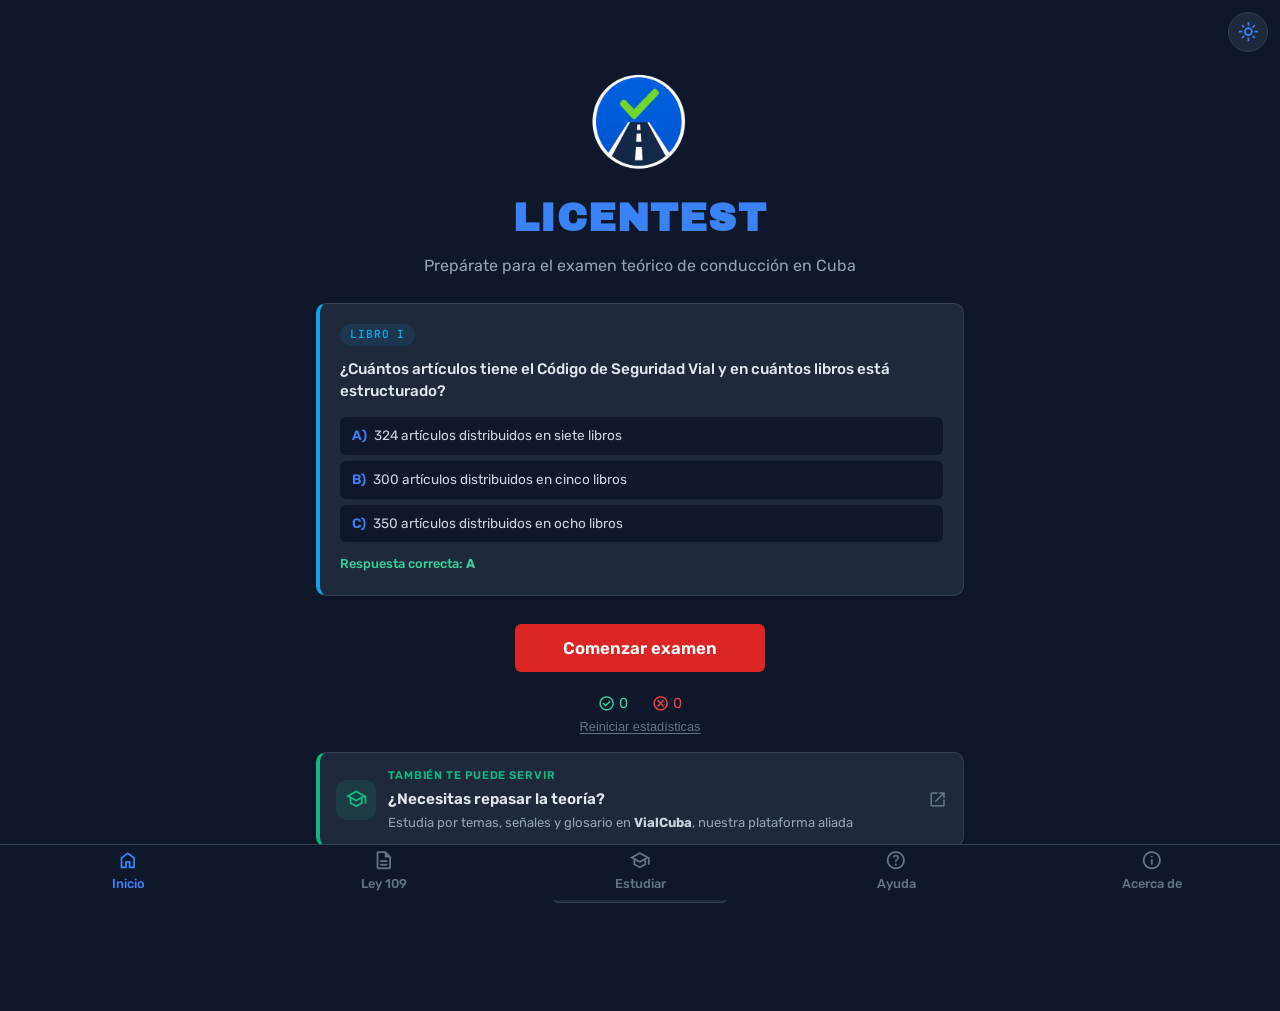
<file: index.html>
<!DOCTYPE html>
<html lang="es">
<head>
  <meta charset="UTF-8">
  <meta name="viewport" content="width=device-width, initial-scale=1.0">
  <meta name="google-site-verification" content="cf0CyZOC_LQ8NhSDMxRCQ6HP8izYKVsbSvxFKbY1ceE" />
  <title>LICENTEST — Examen Teórico de Conducción · Ley 109 Cuba</title>

  <meta name="description" content="Prepárate para el examen teórico de conducción en Cuba con LICENTEST. 546 preguntas basadas en la Ley 109 · Código de Seguridad Vial. Simulacros aleatorios, retroalimentación detallada y estadísticas.">
  <meta name="keywords" content="examen teórico de tránsito en cuba preguntas y respuestas, licencia de conducción cuba, examen teórico conducción,examenes teóricos conducción, ley 109, código de seguridad vial cuba, test de tránsito cuba, preguntas de tránsito cuba, licentest">
  <meta name="author" content="INTENAVE">
  <meta name="robots" content="index, follow">
  <meta name="language" content="es">

  <!-- Open Graph -->
  <meta property="og:type" content="website">
  <meta property="og:url" content="https://licentest-cuba.vercel.app">
  <meta property="og:title" content="LICENTEST — Examen Teórico de Conducción · Ley 109 Cuba">
  <meta property="og:description" content="546 preguntas basadas en la Ley 109 · Código de Seguridad Vial. Simulacros aleatorios con retroalimentación detallada.">
  <meta property="og:image" content="https://licentest-cuba.vercel.app/licentest.png">

  <!-- Twitter Card -->
  <meta name="twitter:card" content="summary">
  <meta name="twitter:title" content="LICENTEST — Examen Teórico de Conducción · Ley 109 Cuba">
  <meta name="twitter:description" content="546 preguntas basadas en la Ley 109 · Código de Seguridad Vial. Simulacros aleatorios con retroalimentación detallada.">
  <meta name="twitter:image" content="https://licentest-cuba.vercel.app/licentest.png">

  <!-- PWA / iOS -->
  <meta name="theme-color" content="#0b1d3a">
  <meta name="apple-mobile-web-app-capable" content="yes">
  <meta name="apple-mobile-web-app-status-bar-style" content="default">
  <meta name="apple-mobile-web-app-title" content="LICENTEST">

  <link rel="icon" type="image/png" href="licentest.png">
  <link rel="canonical" href="https://licentest-cuba.vercel.app">
  <link rel="manifest" href="manifest.json">
  <link rel="preconnect" href="https://fonts.googleapis.com">
  <link rel="preconnect" href="https://fonts.gstatic.com" crossorigin>
  <link href="https://fonts.googleapis.com/css2?family=Archivo+Black&family=Rubik:wght@300..900&family=JetBrains+Mono:wght@400..700&display=swap" rel="stylesheet">
  <link rel="stylesheet" href="style.css">
</head>
<body>
  <div class="container">

    <!-- HOME -->
    <div id="screen-home">
      <div class="hero">
        <img src="licentest.png" alt="LICENTEST" class="hero-logo" width="100" height="100">
        <h1>LICENTEST</h1>
        <p class="hero-sub">Prepárate para el examen teórico de conducción en Cuba</p>

        <div class="preview-card">
          <div class="preview-head">
            <span class="book-badge">Libro I</span>
          </div>
          <p class="preview-text">¿Cuántos artículos tiene el Código de Seguridad Vial y en cuántos libros está estructurado?</p>
          <div class="preview-options">
            <div class="preview-opt"><span class="opt-letter">A)</span> 324 artículos distribuidos en siete libros</div>
            <div class="preview-opt"><span class="opt-letter">B)</span> 300 artículos distribuidos en cinco libros</div>
            <div class="preview-opt"><span class="opt-letter">C)</span> 350 artículos distribuidos en ocho libros</div>
          </div>
          <div class="preview-correct">Respuesta correcta: <strong>A</strong></div>
        </div>

        <button class="btn btn-start" onclick="startExam()">Comenzar examen</button>

        <div class="stats-wrap">
          <div class="stats" id="stats-display">
            <span class="ok"><span class="material-symbols-outlined">check_circle</span> 0</span> <span class="ko"><span class="material-symbols-outlined">cancel</span> 0</span>
          </div>
          <button class="stats-reset" onclick="resetStats()">Reiniciar estadísticas</button>
        </div>

        <a class="ally-card" href="https://vialcuba-pages.intenave.com/?utm_source=licentest&utm_medium=referral&utm_campaign=alianza-estudio" target="_blank" rel="noopener">
          <span class="ally-icon"><span class="material-symbols-outlined">school</span></span>
          <span class="ally-body">
            <span class="ally-kicker">También te puede servir</span>
            <span class="ally-title">¿Necesitas repasar la teoría?</span>
            <span class="ally-sub">Estudia por temas, señales y glosario en <strong>VialCuba</strong>, nuestra plataforma aliada</span>
          </span>
          <span class="ally-arrow"><span class="material-symbols-outlined">open_in_new</span></span>
        </a>

        <button class="install-btn hidden" id="install-btn" onclick="installApp()">
          <span class="material-symbols-outlined">download</span> Usar sin internet
        </button>
      </div>
    </div>

    <!-- EXAM -->
    <div id="screen-exam" style="display:none">
      <div class="exam-sticky">
        <div class="exam-header">
          <span class="title">Examen Teórico</span>
          <div class="right">
            <button class="btn-danger" onclick="closeExam()"><span class="material-symbols-outlined">close</span> Cerrar</button>
          </div>
        </div>
        <div class="progress-wrap">
          <div class="progress-bar-bg"><div class="progress-bar" id="progress-bar"></div></div>
          <div class="progress-text" id="progress-text">0/20</div>
        </div>
        <div id="exam-dots"></div>
      </div>
      <div id="exam-content"></div>
      <div class="exam-footer">
        <button class="btn-sm" id="prev-btn" onclick="prevPage()"><span class="material-symbols-outlined">chevron_left</span> Anterior</button>
        <span class="page-info" id="page-info">Página 1/4</span>
        <button class="btn-sm" id="next-btn" onclick="nextPage()">Siguiente <span class="material-symbols-outlined">chevron_right</span></button>
        <button class="btn btn-eval" id="eval-btn" onclick="evaluar()" style="display:none">Evaluar</button>
      </div>
    </div>

    <!-- RESULTS -->
    <div id="screen-results" style="display:none">
      <div class="result-box">
        <div class="label">Resultado</div>
        <div class="score" id="result-score">0/100</div>
        <div id="result-pass" class="pass">APROBADO</div>
        <div class="result-stats" id="result-stats"></div>
        <div class="sub">Revisa tus respuestas</div>
        <div class="sub">Cada pregunta muestra la opción correcta y la que elegiste</div>
      </div>
      <div id="result-details"></div>
      <div class="share-card" id="share-card">
        <div class="share-title"><span class="material-symbols-outlined">emoji_events</span> Comparte tu puntuación</div>
        <p class="share-sub">Invita a un amigo y reta a superarla en LICENTEST</p>
        <button class="share-btn" onclick="shareResult()">
          <span class="material-symbols-outlined">share</span> Compartir con un amigo
        </button>
      </div>
      <div style="text-align:center;padding:24px 0">
        <button class="btn" onclick="newExam()">Nuevo Examen</button>
      </div>
    </div>

    <!-- MODAL HELP -->
    <div id="modal-help" onclick="if(event.target===this)closeHelp()">
      <div class="modal-box">
        <h2>¿Cómo funciona?</h2>
        <p>El banco tiene 546 preguntas basadas en los 7 libros de la Ley 109. Cada examen genera 20 preguntas al azar.</p>
        <p>Cada pregunta vale 5 puntos. Para aprobar necesitas 70.</p>
        <p>Ve a tu ritmo. No hay límite de tiempo.</p>
        <button class="btn" onclick="closeHelp()">Cerrar</button>
      </div>
    </div>

    <!-- MODAL INSTALL iOS -->
    <div id="modal-install" onclick="if(event.target===this)closeInstallModal()">
      <div class="modal-box">
        <h2 style="font-size:1.3rem;margin-bottom:12px;">Usar sin internet</h2>
        <p style="margin-bottom:8px;">Para guardar LICENTEST en tu dispositivo y usarlo sin conexión:</p>
        <p style="margin-bottom:6px;text-align:left;">1. Toca Compartir <span class="material-symbols-outlined" style="font-size:1.2rem;">ios_share</span></p>
        <p style="margin-bottom:6px;text-align:left;">2. Desplázate y toca <strong>Agregar a Pantalla de Inicio</strong></p>
        <p style="margin-bottom:20px;text-align:left;">3. Confirma</p>
        <button class="btn" onclick="closeInstallModal()">Entendido</button>
      </div>
    </div>

    <!-- MODAL CLOSE -->
    <div id="modal-close">
      <div class="modal-box">
        <p>¿Estás seguro?<br>Se perderán tus respuestas y la puntuación actual.</p>
        <div class="btns">
          <button class="btn btn-eval" onclick="confirmClose(true)">Salir</button>
          <button class="btn btn-sm" onclick="confirmClose(false)">Seguir</button>
        </div>
      </div>
    </div>

    <!-- MODAL ABOUT -->
    <div id="modal-about" onclick="if(event.target===this)closeAbout()">
      <div class="modal-box">
        <img src="licentest.png" alt="LICENTEST" style="width:80px;height:80px;margin-bottom:8px;">
        <h2 style="font-size:1.3rem;margin-bottom:4px;">LICENTEST</h2>
        <p style="font-size:0.85rem;color:var(--text-muted);margin-bottom:16px;">Basado en la Ley 109 · Código de Seguridad Vial</p>
        <hr style="border:none;border-top:1px solid var(--border);margin-bottom:16px;">
        <p style="font-weight:700;margin-bottom:4px;">INTENAVE</p>
        <p style="margin-bottom:16px;">
          <a href="mailto:yamir.herblay@gmail.com" style="color:var(--primary);text-decoration:none;">yamir.herblay@gmail.com</a>
        </p>
        <hr style="border:none;border-top:1px solid var(--border);margin-bottom:16px;">
        <p style="font-size:0.8rem;margin-bottom:4px;">📚 <strong>Aliado de estudio</strong></p>
        <p style="font-size:0.8rem;margin-bottom:16px;">¿Necesitas repasar la teoría? Estudia en <a class="ally-link" href="https://vialcuba-pages.intenave.com/?utm_source=licentest&utm_medium=referral&utm_campaign=alianza-estudio" target="_blank" rel="noopener">VialCuba · Código Vial Cuba</a></p>
        <p style="font-size:0.75rem;color:var(--text-muted);margin-bottom:20px;">Versión 1.0</p>
        <button class="btn" onclick="closeAbout()">Cerrar</button>
      </div>
    </div>

    <!-- MODAL LEY 109 -->
    <div id="modal-ley" onclick="if(event.target===this)closeLey()">
      <div class="modal-box">
        <h2>LEY 109</h2>
        <p class="ley-sub">Código de Seguridad Vial</p>
        <p class="ley-meta">324 artículos · 7 libros</p>
        <div class="ley-book-list">
          <div class="ley-book-item">
            <span class="swatch" style="background:#0ea5e9"></span>
            <span class="ley-book-num">I</span>
            <span class="ley-book-name">Parte general</span>
            <span class="ley-book-arts">1–4</span>
          </div>
          <div class="ley-book-item">
            <span class="swatch" style="background:#f59e0b"></span>
            <span class="ley-book-num">II</span>
            <span class="ley-book-name">De la vialidad</span>
            <span class="ley-book-arts">5–59</span>
          </div>
          <div class="ley-book-item">
            <span class="swatch" style="background:#10b981"></span>
            <span class="ley-book-num">III</span>
            <span class="ley-book-name">Del uso de las vías</span>
            <span class="ley-book-arts">60–202</span>
          </div>
          <div class="ley-book-item">
            <span class="swatch" style="background:#8b5cf6"></span>
            <span class="ley-book-num">IV</span>
            <span class="ley-book-name">Control técnico y registro de vehículos</span>
            <span class="ley-book-arts">203–238</span>
          </div>
          <div class="ley-book-item">
            <span class="swatch" style="background:#f43f5e"></span>
            <span class="ley-book-num">V</span>
            <span class="ley-book-name">Educación vial y licencia de conducción</span>
            <span class="ley-book-arts">239–304</span>
          </div>
          <div class="ley-book-item">
            <span class="swatch" style="background:#06b6d4"></span>
            <span class="ley-book-num">VI</span>
            <span class="ley-book-name">Responsabilidad administrativa por infracciones</span>
            <span class="ley-book-arts">305–307</span>
          </div>
          <div class="ley-book-item">
            <span class="swatch" style="background:#65a30d"></span>
            <span class="ley-book-num">VII</span>
            <span class="ley-book-name">Comisiones de seguridad vial</span>
            <span class="ley-book-arts">308–324</span>
          </div>
        </div>
        <div class="ley-actions">
          <button class="btn" onclick="downloadLey()">Descargar PDF</button>
          <button class="btn-sm" onclick="closeLey()">Cerrar</button>
        </div>
      </div>
    </div>

  </div>

  <!-- THEME TOGGLE -->
  <button class="theme-toggle" id="theme-btn" onclick="toggleTheme()"><span class="material-symbols-outlined">dark_mode</span></button>

  <!-- TAB BAR -->
  <div id="tab-bar">
    <div class="tab active" data-screen="home" onclick="show('home')">
      <span class="tab-icon"><span class="material-symbols-outlined">home</span></span>
      <span class="tab-label">Inicio</span>
    </div>
    <div class="tab" id="tab-ley" onclick="openLey()">
      <span class="tab-icon"><span class="material-symbols-outlined">description</span></span>
      <span class="tab-label">Ley 109</span>
    </div>
    <div class="tab" id="tab-estudiar" onclick="openVialCuba()">
      <span class="tab-icon"><span class="material-symbols-outlined">school</span></span>
      <span class="tab-label">Estudiar</span>
    </div>
    <div class="tab" onclick="openHelp()">
      <span class="tab-icon"><span class="material-symbols-outlined">help</span></span>
      <span class="tab-label">Ayuda</span>
    </div>
    <div class="tab" id="tab-info" onclick="openAbout()">
      <span class="tab-icon"><span class="material-symbols-outlined">info</span></span>
      <span class="tab-label">Acerca de</span>
    </div>
  </div>

  <!-- TOAST -->
  <div id="toast" class="toast">
    <span class="material-symbols-outlined">link</span> Enlace copiado
  </div>

  <script src="preguntas.js"></script>
  <script src="preguntas_combo.js"></script>
  <script src="app.js"></script>
</body>
</html>
</file>
<file: style.css>
@font-face {
  font-family: 'Material Symbols Outlined';
  font-style: normal;
  font-weight: 400;
  src: url('material-symbols.woff2') format('woff2');
  font-display: block;
}
.material-symbols-outlined {
  font-family: 'Material Symbols Outlined';
  font-weight: normal;
  font-style: normal;
  line-height: 1;
  letter-spacing: normal;
  text-transform: none;
  vertical-align: middle;
  display: inline-block;
  white-space: nowrap;
  word-wrap: normal;
  direction: ltr;
  -webkit-font-feature-settings: 'liga';
  -webkit-font-smoothing: antialiased;
  font-size: 1.2em;
}

:root {
  --navy: #0b1d3a;
  --red: #dc2626;
  --accent: #dc2626;
  --amber: #f59e0b;
  --concrete: #f1f5f9;
  --slate: #1e293b;
  --green: #059669;
  --sky: #0ea5e9;
  --emerald: #10b981;
  --violet: #8b5cf6;
  --rose: #f43f5e;
  --cyan: #06b6d4;
  --lime: #65a30d;

  --bg: #f1f5f9;
  --card: #f8fafc;
  --card-hover: #f1f5f9;
  --text: #1e293b;
  --text-muted: #64748b;
  --text-soft: #475569;
  --text-dim: #94a3b8;
  --primary: #0b1d3a;
  --primary-hover: #14305c;
  --primary-light: #e2e8f0;
  --border: #e2e8f0;
  --success: #059669;
  --success-bg: #ecfdf5;
  --danger: #dc2626;
  --danger-bg: #fef2f2;
  --shadow: 0 1px 3px rgba(0,0,0,0.08);
  --shadow-lg: 0 4px 12px rgba(0,0,0,0.1);
  --btn-bg: var(--accent);
  --btn-hover: #b91c1c;
  --btn-eval-bg: var(--success);
  --btn-eval-hover: #047857;
  --btn-sm-bg: #e2e8f0;
  --btn-sm-text: #1e293b;
  --btn-sm-hover: #cbd5e1;
  --modal-overlay: rgba(0,0,0,0.4);
  --badge-bg: #e2e8f0;
  --road-bg: #cbd5e1;
  --road-fill: #94a3b8;
  --radius: 10px;
  --radius-sm: 6px;
}

[data-theme="dark"] {
  --bg: #0f172a;
  --card: #1e293b;
  --card-hover: #253248;
  --text: #e2e8f0;
  --text-muted: #94a3b8;
  --text-soft: #cbd5e1;
  --text-dim: #64748b;
  --primary: #3b82f6;
  --primary-hover: #2563eb;
  --primary-light: #1e293b;
  --border: #334155;
  --success: #34d399;
  --success-bg: #0a2a1a;
  --danger: #ef4444;
  --danger-bg: #2a0a0a;
  --shadow: 0 1px 3px rgba(0,0,0,0.3);
  --shadow-lg: 0 4px 12px rgba(0,0,0,0.4);
  --btn-hover: #991b1b;
  --btn-eval-hover: #059669;
  --btn-sm-bg: #334155;
  --btn-sm-text: #e2e8f0;
  --btn-sm-hover: #475569;
  --modal-overlay: rgba(0,0,0,0.7);
  --badge-bg: #253248;
  --road-bg: #334155;
  --road-fill: #475569;
}

[data-book="I"] { --book-color: var(--sky); }
[data-book="II"] { --book-color: var(--amber); }
[data-book="III"] { --book-color: var(--emerald); }
[data-book="IV"] { --book-color: var(--violet); }
[data-book="V"] { --book-color: var(--rose); }
[data-book="VI"] { --book-color: var(--cyan); }
[data-book="VII"] { --book-color: var(--lime); }

.question[data-book] { border-left-color: var(--book-color); }
* { margin: 0; padding: 0; box-sizing: border-box; }

body {
  font-family: 'Rubik', -apple-system, BlinkMacSystemFont, sans-serif;
  background: var(--bg);
  color: var(--text);
  line-height: 1.6;
  min-height: 100vh;
  -webkit-font-smoothing: antialiased;
  transition: background 0.25s, color 0.25s;
}

.container {
  max-width: 720px;
  margin: 0 auto;
  padding: 60px 20px 20px;
}

/* Entrance animations */
@keyframes fadeUp {
  from { opacity: 0; transform: translateY(16px); }
  to { opacity: 1; transform: translateY(0); }
}
@keyframes fadeIn {
  from { opacity: 0; }
  to { opacity: 1; }
}
@media (prefers-reduced-motion: no-preference) {
  .hero-logo { opacity: 0; animation: fadeUp 0.5s ease both; animation-delay: 0.05s; }
  .hero h1 { opacity: 0; animation: fadeUp 0.5s ease both; animation-delay: 0.15s; }
  .hero-sub { opacity: 0; animation: fadeUp 0.5s ease both; animation-delay: 0.25s; }
  .preview-card { opacity: 0; animation: fadeUp 0.5s ease both; animation-delay: 0.35s; }
  .hero .btn-start { opacity: 0; animation: fadeUp 0.4s ease both; animation-delay: 0.5s; }
  .stats-wrap { opacity: 0; animation: fadeUp 0.4s ease both; animation-delay: 0.6s; }
  .install-btn { opacity: 0; animation: fadeUp 0.4s ease both; animation-delay: 0.7s; }
}

/* Tab bar */
#tab-bar {
  position: fixed;
  bottom: 0;
  left: 0;
  right: 0;
  display: flex;
  height: 56px;
  background: var(--bg);
  border-top: 1px solid var(--border);
  z-index: 50;
  padding-bottom: env(safe-area-inset-bottom, 0);
}
.tab {
  flex: 1;
  display: flex;
  flex-direction: column;
  align-items: center;
  justify-content: center;
  cursor: pointer;
  color: var(--text-dim);
  transition: color 0.2s;
  user-select: none;
  -webkit-tap-highlight-color: transparent;
}
.tab:hover { color: var(--text-soft); }
.tab.active { color: var(--primary); }
.tab-icon { font-size: 1.25rem; line-height: 1; display: flex; }
.tab-icon .material-symbols-outlined { font-size: 1.35rem; }
.tab-label { font-size: 0.8rem; margin-top: 2px; font-weight: 500; }
#tab-bar.hidden { display: none; }

#screen-home, #screen-results {
  padding-bottom: calc(56px + env(safe-area-inset-bottom, 0) + 20px);
}

/* Modals */
#modal-about, #modal-close, #modal-help, #modal-install, #modal-ley {
  position: fixed;
  inset: 0;
  background: var(--modal-overlay);
  display: flex;
  align-items: center;
  justify-content: center;
  z-index: 200;
  opacity: 0;
  pointer-events: none;
  transition: opacity 0.2s ease;
}
#modal-about.visible, #modal-close.visible, #modal-help.visible, #modal-install.visible, #modal-ley.visible {
  opacity: 1;
  pointer-events: auto;
}

.modal-box {
  background: var(--card);
  border-radius: 14px;
  padding: 28px 32px;
  max-width: 380px;
  text-align: center;
  box-shadow: var(--shadow-lg);
  opacity: 0;
  transform: translateY(8px);
  transition: opacity 0.25s ease, transform 0.25s ease;
  transition-delay: 0.05s;
}
.visible .modal-box {
  opacity: 1;
  transform: translateY(0);
}
.modal-box p { margin-bottom: 16px; font-size: 0.95rem; line-height: 1.6; color: var(--text-soft); }
.modal-box h2 { font-size: 1.25rem; margin-bottom: 12px; font-family: 'Archivo Black', sans-serif; letter-spacing: 0.02em; }
.modal-box hr { border: none; border-top: 1px solid var(--border); margin-bottom: 16px; }
.modal-box .btns { display: flex; gap: 12px; justify-content: center; }
.modal-box .btns .btn { padding: 10px 28px; font-size: 0.9rem; }

/* Home */
#screen-home {
  display: flex;
  flex-direction: column;
  justify-content: center;
  min-height: calc(100vh - 56px - env(safe-area-inset-bottom, 0));
}

.hero { text-align: center; padding: 12px 16px; }

.hero-logo {
  width: 100px;
  height: 100px;
  margin-bottom: 8px;
}

.hero h1 {
  font-family: 'Archivo Black', sans-serif;
  font-size: 2.4rem;
  letter-spacing: 0.03em;
  color: var(--primary);
  margin-bottom: 4px;
  text-transform: uppercase;
}

.hero-sub {
  font-size: 1rem;
  color: var(--text-muted);
  margin-bottom: 24px;
  font-weight: 400;
}

/* Preview card */
.preview-card {
  text-align: left;
  background: var(--card);
  border-radius: var(--radius);
  border: 1px solid var(--border);
  border-left: 4px solid var(--sky);
  padding: 20px;
  margin-bottom: 28px;
  box-shadow: var(--shadow);
}
.preview-head {
  display: flex;
  align-items: center;
  justify-content: space-between;
  margin-bottom: 12px;
}
.book-badge {
  display: inline-block;
  font-size: 0.7rem;
  font-weight: 600;
  text-transform: uppercase;
  letter-spacing: 0.08em;
  color: var(--sky);
  padding: 2px 10px;
  border-radius: 20px;
  background: rgba(14, 165, 233, 0.1);
  font-family: 'JetBrains Mono', monospace;
}
.preview-text {
  font-size: 0.95rem;
  font-weight: 500;
  line-height: 1.5;
  margin-bottom: 14px;
  color: var(--text);
}
.preview-options {
  display: flex;
  flex-direction: column;
  gap: 6px;
  margin-bottom: 12px;
}
.preview-opt {
  font-size: 0.85rem;
  padding: 8px 12px;
  border-radius: var(--radius-sm);
  background: var(--bg);
  color: var(--text-soft);
}
.preview-opt .opt-letter {
  font-weight: 600;
  color: var(--primary);
  margin-right: 4px;
}
.preview-correct {
  font-size: 0.8rem;
  color: var(--success);
  font-weight: 500;
}

/* Buttons */
.btn {
  background: var(--btn-bg);
  color: #fff;
  border: none;
  padding: 14px 48px;
  border-radius: var(--radius-sm);
  font-size: 1.05rem;
  font-weight: 600;
  cursor: pointer;
  transition: background 0.2s, transform 0.15s;
  font-family: 'Rubik', sans-serif;
}
.btn:hover { background: var(--btn-hover); transform: translateY(-1px); }
.btn:active { transform: translateY(0); }

.btn-sm {
  padding: 8px 20px;
  font-size: 0.875rem;
  font-weight: 500;
  background: var(--btn-sm-bg);
  color: var(--btn-sm-text);
  border: none;
  border-radius: var(--radius-sm);
  cursor: pointer;
  transition: background 0.15s;
  font-family: 'Rubik', sans-serif;
}
.btn-sm:hover { background: var(--btn-sm-hover); }

.btn-eval {
  background: var(--btn-eval-bg);
  font-weight: 600;
}
.btn-eval:hover { background: var(--btn-eval-hover); }

.btn-danger {
  background: transparent;
  color: var(--danger);
  border: 1px solid var(--danger);
  padding: 6px 16px;
  margin: 10px;
  border-radius: var(--radius-sm);
  font-size: 0.85rem;
  cursor: pointer;
  font-weight: 500;
}
.btn-danger:hover { background: var(--danger-bg); }

/* Theme toggle */
#theme-btn {
  position: fixed;
  top: 12px;
  right: 12px;
  z-index: 60;
  background: var(--card);
  border: 1px solid var(--border);
  border-radius: 50%;
  width: 40px;
  height: 40px;
  display: flex;
  align-items: center;
  justify-content: center;
  cursor: pointer;
  font-size: 1.1rem;
  box-shadow: 0 1px 4px rgba(0,0,0,0.06);
  transition: background 0.2s;
}
#theme-btn:hover { background: var(--badge-bg); }
#theme-btn .material-symbols-outlined {
  color: var(--primary);
  font-size: 1.3rem;
}

/* Stats */
.stats-wrap {
  display: flex;
  flex-direction: column;
  align-items: center;
  gap: 4px;
  margin-top: 20px;
}
.stats {
  display: flex;
  justify-content: center;
  gap: 24px;
  font-size: 0.9rem;
  color: var(--text-soft);
}
.stats span { display: inline-flex; align-items: center; gap: 4px; }
.stats .ok { color: var(--success); }
.stats .ko { color: var(--danger); }

.stats-reset {
  background: none;
  border: none;
  color: var(--text-dim);
  font-size: 0.8rem;
  cursor: pointer;
  text-decoration: underline;
  text-underline-offset: 2px;
}
.stats-reset:hover { color: var(--danger); }

.install-btn {
  display: inline-flex;
  align-items: center;
  gap: 6px;
  margin-top: 12px;
  padding: 10px 24px;
  border-radius: var(--radius-sm);
  border: 1px solid var(--border);
  background: var(--card);
  color: var(--text-soft);
  font-size: 0.875rem;
  cursor: pointer;
  font-weight: 500;
  transition: border-color 0.2s, background 0.2s;
}
.install-btn:hover { border-color: var(--primary); background: var(--primary-light); }
.install-btn .material-symbols-outlined { font-size: 1.1rem; }

/* Exam header */
.exam-header {
  display: flex;
  align-items: center;
  justify-content: space-between;
  padding: 14px 0;
}
.exam-header .title {
  font-size: 1rem;
  font-weight: 400;
  color: var(--text);
  font-family: 'Archivo Black', sans-serif;
  text-transform: uppercase;
  letter-spacing: 0.03em;
}
.exam-header .right {
  display: flex;
  align-items: center;
  gap: 10px;
}

/* Sticky exam header */
.exam-sticky {
  position: sticky;
  top: 0;
  z-index: 10;
  background: var(--bg);
  padding: 8px 0 4px;
}

/* Progress bar */
.progress-wrap {
  margin: 4px 24px 10px;
}
.progress-bar-bg {
  height: 4px;
  background: var(--road-bg);
  border-radius: 2px;
  overflow: hidden;
}
.progress-bar {
  height: 100%;
  background: var(--primary);
  border-radius: 2px;
  transition: width 0.4s cubic-bezier(0.4, 0, 0.2, 1);
  width: 0%;
}
.progress-text {
  font-size: 0.75rem;
  font-family: 'JetBrains Mono', monospace;
  color: var(--text-dim);
  margin-top: 4px;
  text-align: center;
}

/* Road progress */
#exam-dots {
  position: relative;
  padding: 2px 0 10px;
  margin: 0 12px;
}
#exam-dots::before {
  content: '';
  position: absolute;
  left: 16px;
  right: 16px;
  top: 50%;
  height: 2px;
  background: var(--road-bg);
  transform: translateY(-50%);
  z-index: 0;
  border-radius: 1px;
}
.road-track {
  display: flex;
  justify-content: space-between;
  position: relative;
  z-index: 1;
}
.dot {
  width: 20px;
  height: 20px;
  border-radius: 4px;
  background: var(--road-bg);
  color: var(--text-dim);
  font-size: 0.65rem;
  font-weight: 600;
  font-family: 'JetBrains Mono', monospace;
  display: flex;
  align-items: center;
  justify-content: center;
  transition: background 0.3s, color 0.3s;
  position: relative;
  flex-shrink: 0;
}
.dot.done {
  background: var(--primary);
  color: #fff;
}
/* Questions */
.question {
  background: var(--card);
  border-radius: var(--radius);
  border-left: 4px solid var(--border);
  padding: 20px;
  margin-bottom: 16px;
  box-shadow: var(--shadow);
}
.q-num {
  font-weight: 500;
  font-size: 0.95rem;
  margin-bottom: 14px;
  color: var(--text);
  line-height: 1.5;
}
.option {
  display: block;
  padding: 12px 14px;
  margin-bottom: 6px;
  border-radius: var(--radius-sm);
  cursor: pointer;
  background: var(--bg);
  border: 1px solid transparent;
  transition: background 0.15s, border-color 0.15s;
  font-size: 0.9rem;
}
.option:hover { background: var(--card-hover); border-color: var(--border); }
.option.selected {
  background: var(--primary-light);
  border-color: var(--primary);
}
.option input {
  position: absolute;
  opacity: 0;
  pointer-events: none;
}
.opt-letter {
  font-weight: 600;
  color: var(--primary);
  margin-right: 4px;
}

/* Exam footer */
.exam-footer {
  display: flex;
  align-items: center;
  justify-content: space-between;
  padding: 14px 0;
  border-top: 1px solid var(--border);
  margin-top: 16px;
}
.exam-footer .page-info {
  font-size: 0.8rem;
  font-family: 'JetBrains Mono', monospace;
  color: var(--text-dim);
  flex-shrink: 0;
}
.exam-footer .btn-eval {
  padding: 8px 20px;
  font-size: 0.875rem;
  font-weight: 600;
}

/* Results */
.result-box { text-align: center; padding: 36px 20px; }
.result-box .score {
  font-size: 3.2rem;
  font-weight: 400;
  font-family: 'Archivo Black', sans-serif;
  margin-bottom: 4px;
  color: var(--primary);
}
.result-box .pass { color: var(--success); font-weight: 600; font-size: 1.1rem; }
.result-box .fail { color: var(--danger); font-weight: 600; font-size: 1.1rem; }
.result-box .label { font-size: 0.8rem; color: var(--text-dim); text-transform: uppercase; letter-spacing: 0.08em; margin-bottom: 8px; }
.result-box .sub { font-size: 0.85rem; color: var(--text-muted); margin-bottom: 4px; }
.result-stats {
  font-size: 0.9rem;
  color: var(--text-soft);
  margin-bottom: 20px;
  display: flex;
  justify-content: center;
  gap: 20px;
}
.result-stats .ok { color: var(--success); }
.result-stats .ko { color: var(--danger); }

.result-row {
  background: var(--card);
  border-radius: var(--radius-sm);
  padding: 14px 16px;
  margin-bottom: 10px;
  border-left: 4px solid var(--border);
  box-shadow: var(--shadow);
}
.result-row.ok {
  border-left-color: var(--success);
  background: var(--success-bg);
}
.result-row.err { border-left-color: var(--danger); background: var(--danger-bg); }
.result-row.none { border-left-color: var(--text-dim); }
.r-h { font-weight: 500; font-size: 0.9rem; margin-bottom: 6px; }
.r-num { color: var(--text-muted); margin-right: 4px; }
.r-label { font-size: 0.8rem; color: var(--text-dim); font-weight: 500; }
.r-correct, .r-your { font-size: 0.85rem; margin-top: 2px; color: var(--text-soft); }

.sub { font-size: 0.85rem; color: var(--text-muted); }

/* Share card (resultados) */
.share-card {
  text-align: center;
  background: var(--card);
  border: 1px solid var(--border);
  border-radius: var(--radius);
  padding: 20px;
  margin: 6px 0 0;
  box-shadow: var(--shadow);
  display: none;
}
.share-card.show { display: block; }
.share-title {
  font-size: 1rem;
  font-weight: 600;
  color: var(--text);
  display: flex;
  align-items: center;
  justify-content: center;
  gap: 8px;
  margin-bottom: 4px;
}
.share-title .material-symbols-outlined { color: var(--amber); }
.share-sub {
  font-size: 0.85rem;
  color: var(--text-muted);
  margin-bottom: 14px;
}
.share-btn {
  display: inline-flex;
  align-items: center;
  justify-content: center;
  gap: 8px;
  padding: 10px 24px;
  border-radius: var(--radius-sm);
  border: 1px solid var(--border);
  background: var(--card);
  color: var(--text-soft);
  font-size: 0.9rem;
  font-weight: 500;
  cursor: pointer;
  font-family: 'Rubik', sans-serif;
  transition: border-color 0.2s, background 0.2s, transform 0.15s;
}
.share-btn:hover { border-color: var(--primary); background: var(--primary-light); transform: translateY(-1px); }
.share-btn .material-symbols-outlined { font-size: 1.1rem; }

/* Ally card (alianza VialCuba) */
.ally-card {
  display: flex;
  align-items: center;
  gap: 12px;
  text-align: left;
  text-decoration: none;
  background: var(--card);
  border: 1px solid var(--border);
  border-left: 4px solid var(--emerald);
  border-radius: var(--radius);
  padding: 14px 16px;
  margin: 18px 0 4px;
  box-shadow: var(--shadow);
  color: inherit;
  transition: border-color 0.2s, background 0.2s, transform 0.15s;
}
.ally-card:hover { border-color: var(--emerald); background: var(--card-hover); transform: translateY(-1px); }
.ally-icon {
  display: flex;
  align-items: center;
  justify-content: center;
  width: 40px;
  height: 40px;
  border-radius: 10px;
  background: rgba(16, 185, 129, 0.12);
  color: var(--emerald);
  flex-shrink: 0;
}
.ally-icon .material-symbols-outlined { font-size: 1.4rem; }
.ally-body { display: flex; flex-direction: column; gap: 2px; flex: 1; min-width: 0; }
.ally-kicker {
  font-size: 0.7rem;
  font-weight: 600;
  text-transform: uppercase;
  letter-spacing: 0.08em;
  color: var(--emerald);
}
.ally-title { font-size: 0.95rem; font-weight: 600; color: var(--text); }
.ally-sub { font-size: 0.82rem; line-height: 1.45; color: var(--text-muted); }
.ally-sub strong { color: var(--text-soft); }
.ally-arrow { color: var(--text-dim); display: flex; flex-shrink: 0; }
.ally-card:hover .ally-arrow { color: var(--emerald); }
.ally-link { color: var(--emerald); font-weight: 600; text-decoration: none; }
.ally-link:hover { text-decoration: underline; }

/* Toast */
.toast {
  position: fixed;
  left: 50%;
  bottom: calc(64px + env(safe-area-inset-bottom, 0));
  transform: translateX(-50%) translateY(12px);
  background: var(--primary);
  color: #fff;
  padding: 10px 20px;
  border-radius: 24px;
  font-size: 0.875rem;
  font-weight: 500;
  display: flex;
  align-items: center;
  gap: 8px;
  box-shadow: var(--shadow-lg);
  z-index: 300;
  opacity: 0;
  pointer-events: none;
  transition: opacity 0.25s ease, transform 0.25s ease;
  font-family: 'Rubik', sans-serif;
}
.toast.visible { opacity: 1; transform: translateX(-50%) translateY(0); }
.toast .material-symbols-outlined { font-size: 1.1rem; }

/* Book legend */
.book-legend {
  display: grid;
  grid-template-columns: 1fr 1fr;
  gap: 6px 16px;
  text-align: left;
  margin: 16px 0 8px;
  padding: 12px;
  background: var(--bg);
  border-radius: var(--radius-sm);
  font-size: 0.8rem;
}
.legend-label {
  grid-column: 1 / -1;
  font-weight: 600;
  font-size: 0.75rem;
  text-transform: uppercase;
  letter-spacing: 0.06em;
  color: var(--text-dim);
  margin-bottom: 2px;
}
.legend-row {
  display: flex;
  align-items: center;
  gap: 8px;
  color: var(--text-soft);
}
.swatch {
  display: inline-block;
  width: 12px;
  height: 12px;
  border-radius: 3px;
  flex-shrink: 0;
}

/* Ley modal */
.ley-sub {
  font-size: 0.85rem;
  color: var(--text-muted);
  margin-bottom: 4px;
}
.ley-meta {
  font-size: 0.75rem;
  font-family: 'JetBrains Mono', monospace;
  color: var(--text-dim);
  margin-bottom: 16px;
}
.ley-book-list {
  display: flex;
  flex-direction: column;
  gap: 4px;
  text-align: left;
  margin-bottom: 20px;
  padding: 0;
}
.ley-book-item {
  display: flex;
  align-items: center;
  gap: 10px;
  padding: 6px 0;
  border-bottom: 1px solid var(--border);
  font-size: 0.85rem;
}
.ley-book-item:last-child { border-bottom: none; }
.ley-book-num {
  font-family: 'JetBrains Mono', monospace;
  font-weight: 600;
  font-size: 0.7rem;
  color: var(--text-dim);
  min-width: 18px;
}
.ley-book-name {
  flex: 1;
  color: var(--text-soft);
}
.ley-book-arts {
  font-family: 'JetBrains Mono', monospace;
  font-size: 0.65rem;
  color: var(--text-dim);
  white-space: nowrap;
}
.ley-actions {
  display: flex;
  flex-direction: column;
  align-items: center;
  gap: 8px;
}

:focus-visible {
  outline: 2px solid var(--primary);
  outline-offset: 2px;
}

@media (max-width: 480px) {
  .container { padding: 48px 12px 12px; }
  .hero h1 { font-size: 1.8rem; }
  .hero-logo { width: 80px; height: 80px; }
  .btn { padding: 12px 36px; font-size: 0.95rem; }
  .tab-label { font-size: 0.7rem; }
  .ally-card { padding: 12px; gap: 10px; }
  .dot { width: 16px; height: 16px; font-size: 0.55rem; }
  #exam-dots { margin: 0 4px; }
  #exam-dots::before { left: 10px; right: 10px; }
  .question { padding: 14px; }
  .preview-card { padding: 14px; }
}
</file>
